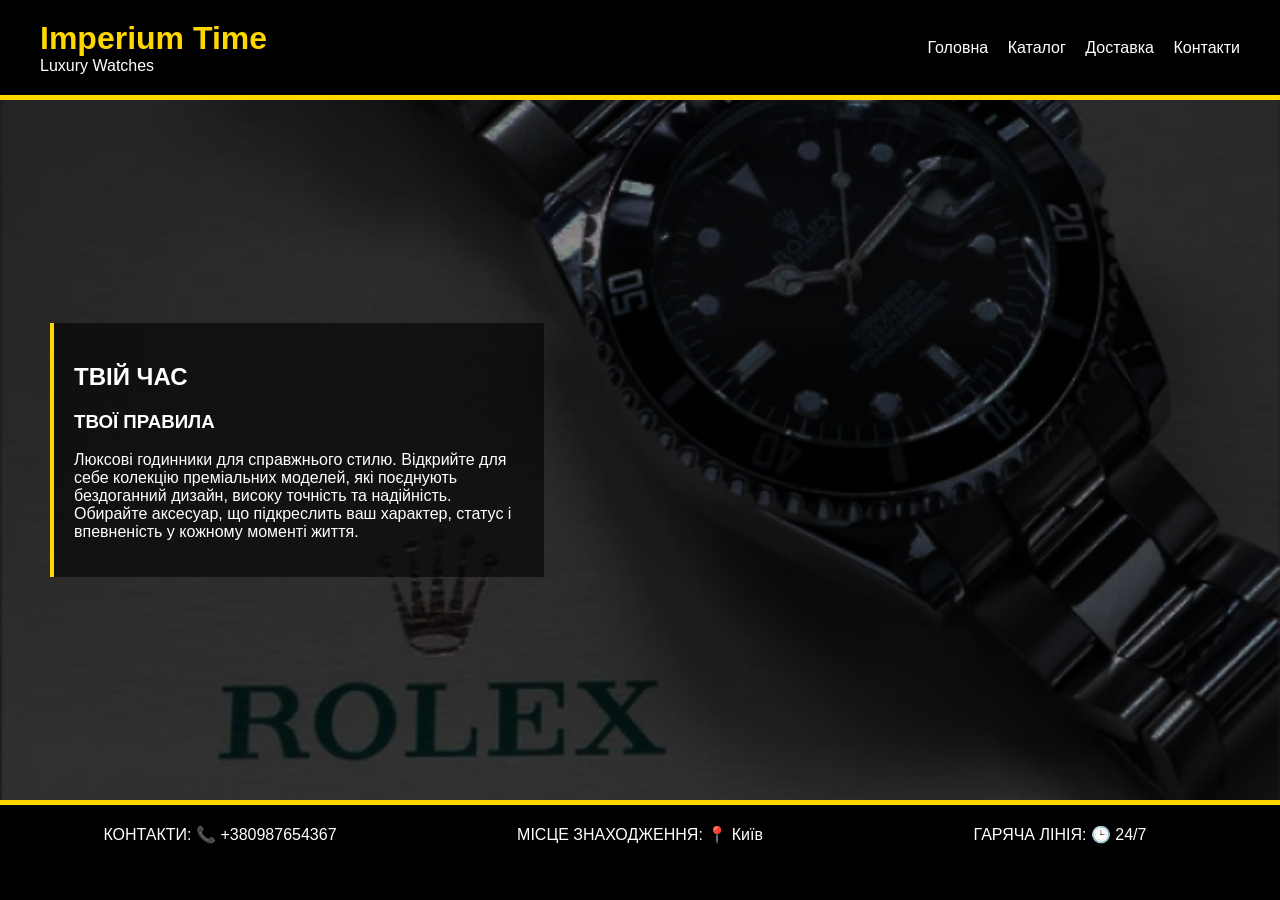
<file: index.html>
<!DOCTYPE html>
<html lang="uk">
<head>
    <meta charset="UTF-8">
    <title>Imperium Time</title>
    <link rel="stylesheet" href="style.css">
</head>
<body>

<header>
    <div class="logo">
        <h1>Imperium Time</h1>
        <p>Luxury Watches</p>
    </div>

    <nav>
        <a href="index.html">Головна</a>
        <a href="catalog.html">Каталог</a>
        <a href="delivery.html">Доставка</a>
        <a href="contacts.html">Контакти</a>
    </nav>
</header>

<main class="main">
    <div class="text">
        <h2>ТВІЙ ЧАС</h2>
        <h3>ТВОЇ ПРАВИЛА</h3>
        <p>
    Люксові годинники для справжнього стилю. Відкрийте для себе
    колекцію преміальних моделей, які поєднують бездоганний дизайн,
    високу точність та надійність. Обирайте аксесуар, що підкреслить
    ваш характер, статус і впевненість у кожному моменті життя.
</p>
    </div>
</main>

<footer>
    <div>КОНТАКТИ:
        📞 +380987654367</div>
    <div>МІСЦЕ ЗНАХОДЖЕННЯ:
        📍 Київ</div>
    <div>ГАРЯЧА ЛІНІЯ:
        🕒 24/7</div>
</footer>

</body>
</html>
</file>
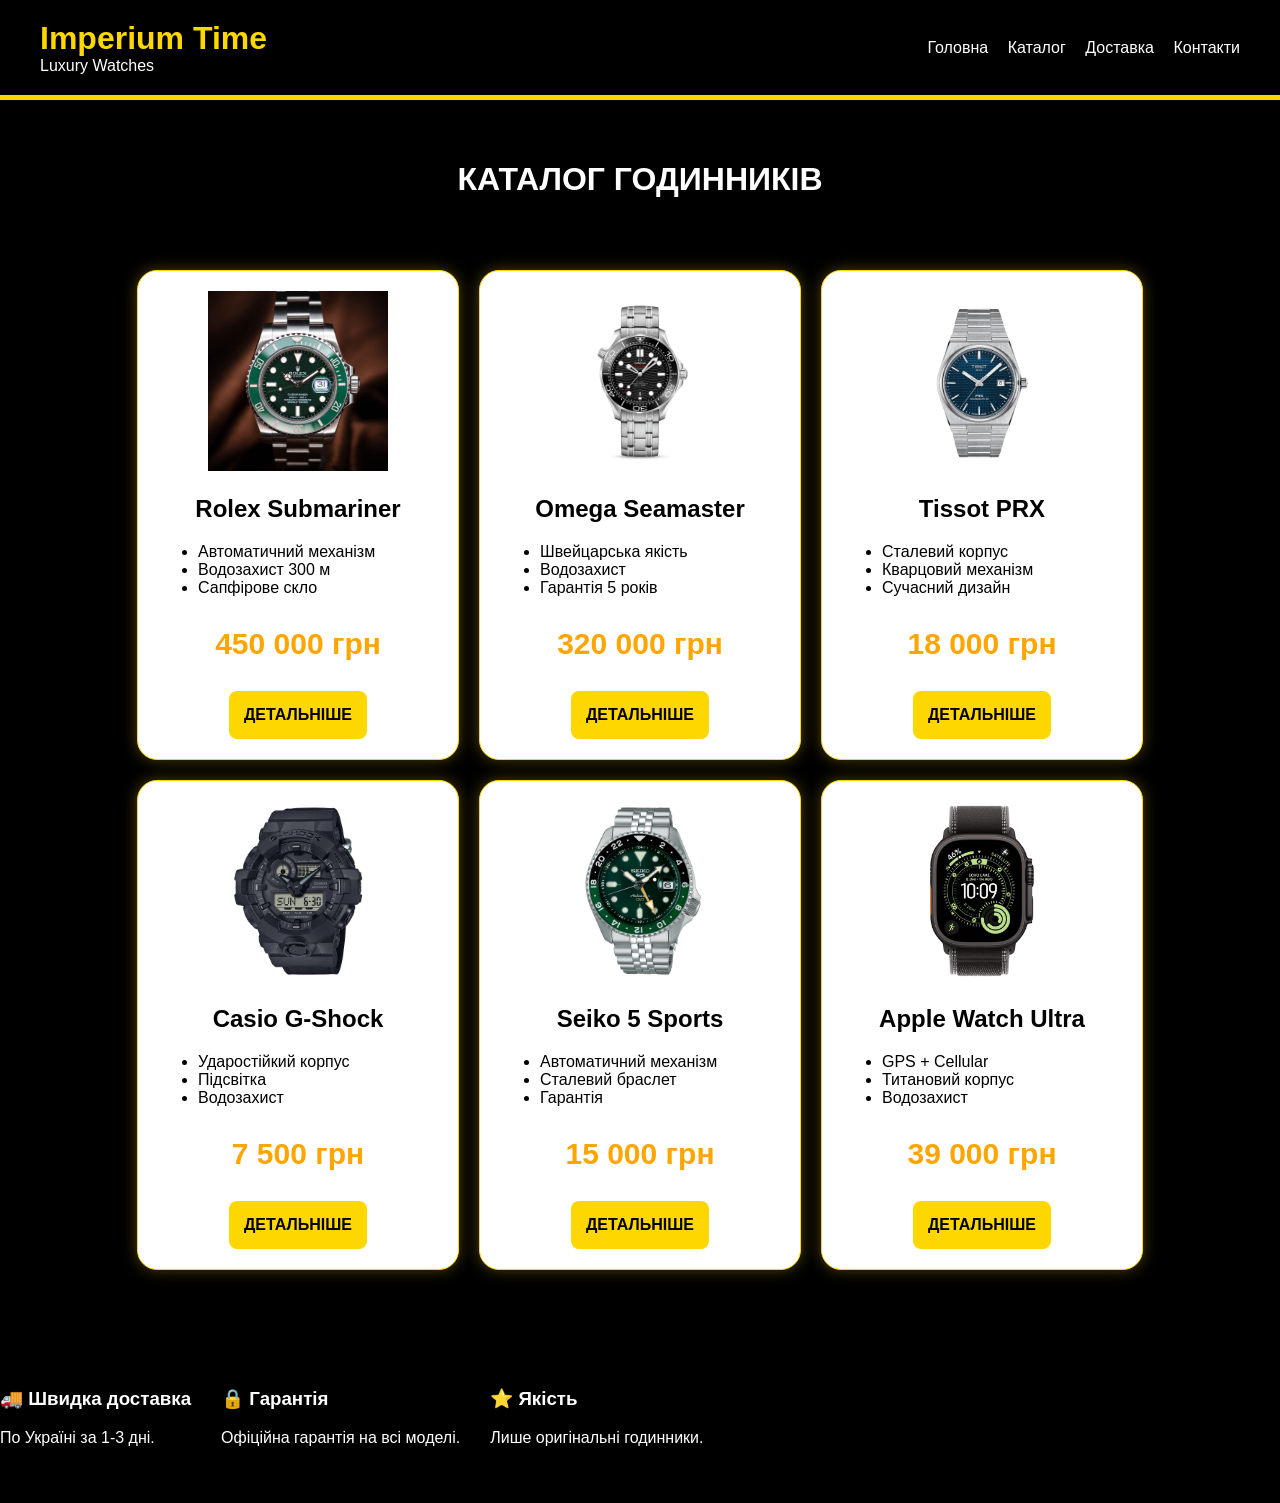
<file: catalog.html>
<!DOCTYPE html>
<html lang="uk">
<head>
    <meta charset="UTF-8">
    <title>Каталог</title>
    <link rel="stylesheet" href="style.css">
</head>
<body>

<header>

    <div class="logo">
        <h1>Imperium Time</h1>
        <p>Luxury Watches</p>
    </div>

    <nav>
        <a href="index.html">Головна</a>
        <a href="catalog.html">Каталог</a>
        <a href="delivery.html">Доставка</a>
        <a href="contacts.html">Контакти</a>
    </nav>

</header>

<main class="catalog">

    <h1 class="catalog-title">КАТАЛОГ ГОДИННИКІВ</h1>

    <div class="catalog-grid">

        <div class="card">

            <div class="photo">
                <img src="45142893-dik7aeqw8btkqsowmsjd750s-ExtraLarge.jpg" alt="Rolex Submariner">
            </div>

            <h2>Rolex Submariner</h2>

            <ul>
                <li>Автоматичний механізм</li>
                <li>Водозахист 300 м</li>
                <li>Сапфірове скло</li>
            </ul>

            <p class="price">450 000 грн</p>

            <button>ДЕТАЛЬНІШЕ</button>
        </div>

        <div class="card">

            <div class="photo">
                <img src="21030422001001-1.jpg" alt="Omega Seamaster">
            </div>

            <h2>Omega Seamaster</h2>

            <ul>
                <li>Швейцарська якість</li>
                <li>Водозахист</li>
                <li>Гарантія 5 років</li>
            </ul>

            <p class="price">320 000 грн</p>

            <button>ДЕТАЛЬНІШЕ</button>
        </div>

        <div class="card">

            <div class="photo">
                <img src="T137.407.11.041.00_1.webp" alt="Tissot PRX">
            </div>

            <h2>Tissot PRX</h2>

            <ul>
                <li>Сталевий корпус</li>
                <li>Кварцовий механізм</li>
                <li>Сучасний дизайн</li>
            </ul>

            <p class="price">18 000 грн</p>

            <button>ДЕТАЛЬНІШЕ</button>
        </div>

        <div class="card">

            <div class="photo">
                <img src="GA-700BCE-1AER-1000x1000.webp" alt="Casio G-Shock">
            </div>

            <h2>Casio G-Shock</h2>

            <ul>
                <li>Ударостійкий корпус</li>
                <li>Підсвітка</li>
                <li>Водозахист</li>
            </ul>

            <p class="price">7 500 грн</p>

            <button>ДЕТАЛЬНІШЕ</button>
        </div>

        <div class="card">

            <div class="photo">
                <img src="SSK035K1-1000x1000.webp" alt="Seiko 5 Sports">
            </div>

            <h2>Seiko 5 Sports</h2>

            <ul>
                <li>Автоматичний механізм</li>
                <li>Сталевий браслет</li>
                <li>Гарантія</li>
            </ul>

            <p class="price">15 000 грн</p>

            <button>ДЕТАЛЬНІШЕ</button>
        </div>

        <div class="card">

            <div class="photo">
                <img src="apple-watch-ultra-3-gps-cellular-49mm-black-titanium-case-with-black-charcoal-trail-loop-s-m-mf1d4-3-1200x1200.jpeg" alt="Apple Watch Ultra">
            </div>

            <h2>Apple Watch Ultra</h2>

            <ul>
                <li>GPS + Cellular</li>
                <li>Титановий корпус</li>
                <li>Водозахист</li>
            </ul>

            <p class="price">39 000 грн</p>

            <button>ДЕТАЛЬНІШЕ</button>
        </div>

    </div>

</main>

<section class="advantages">

    <div class="adv">
        <h3>🚚 Швидка доставка</h3>
        <p>По Україні за 1-3 дні.</p>
    </div>

    <div class="adv">
        <h3>🔒 Гарантія</h3>
        <p>Офіційна гарантія на всі моделі.</p>
    </div>

    <div class="adv">
        <h3>⭐️ Якість</h3>
        <p>Лише оригінальні годинники.</p>
    </div>

</section>

</body>
</html>
</file>
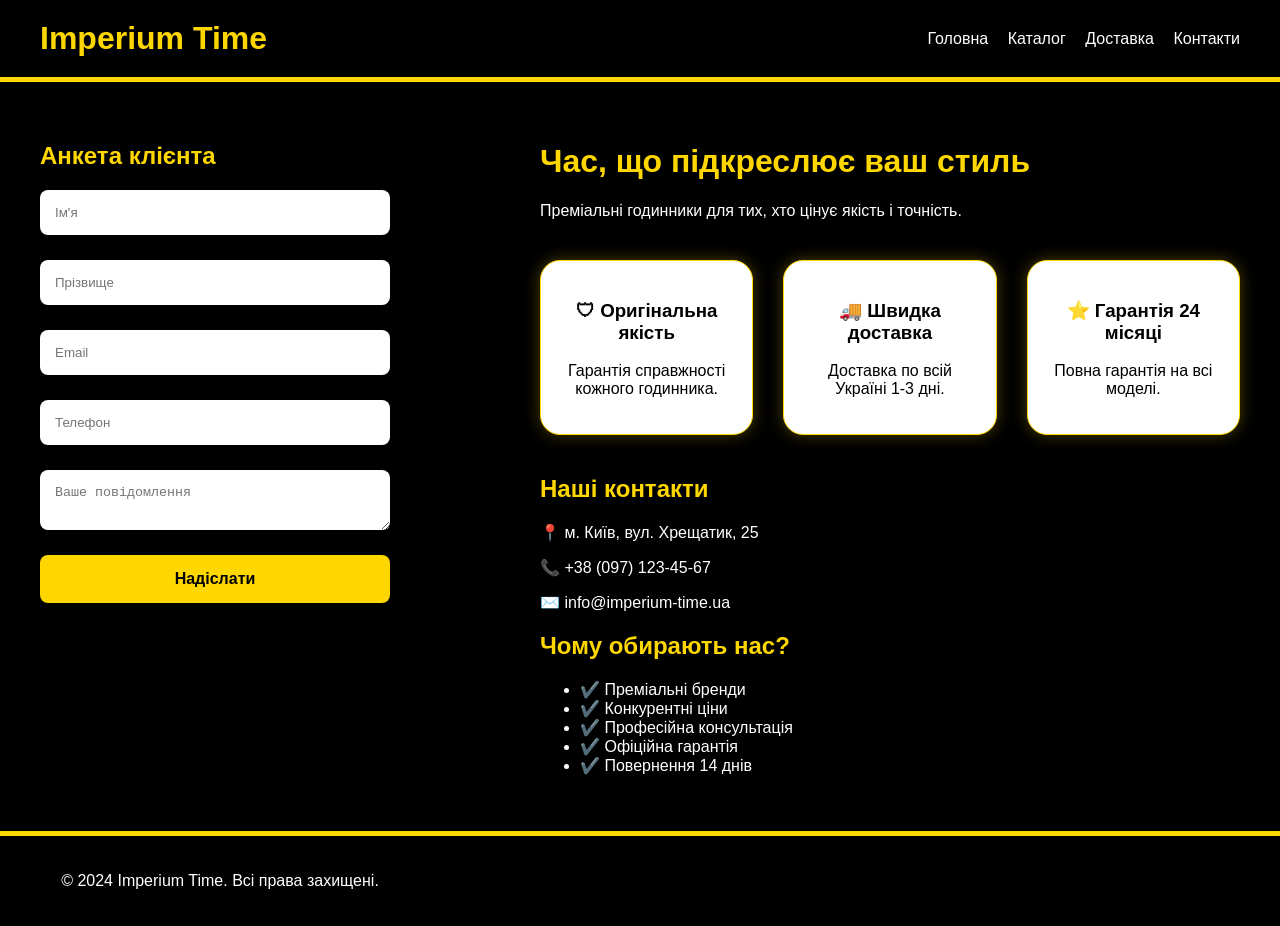
<file: contacts.html>
<!DOCTYPE html>
<html lang="uk">
<head>
    <meta charset="UTF-8">
    <title>Контакти</title>
    <link rel="stylesheet" href="style.css">
</head>
<body>

<header>
    <div class="logo">
        <h1>Imperium Time</h1>
    </div>

    <nav>
        <a href="index.html">Головна</a>
        <a href="catalog.html">Каталог</a>
        <a href="delivery.html">Доставка</a>
        <a href="contacts.html">Контакти</a>
    </nav>
</header>

<main>

    <div class="form-section">

        <h2>Анкета клієнта</h2>

        <form>
            <input type="text" placeholder="Ім'я">
            <input type="text" placeholder="Прізвище">
            <input type="email" placeholder="Email">
            <input type="tel" placeholder="Телефон">
            <textarea placeholder="Ваше повідомлення"></textarea>
            <button>Надіслати</button>
        </form>

    </div>

    <div class="contact-info">

        <h1>Час, що підкреслює ваш стиль</h1>

        <p>
            Преміальні годинники для тих, хто цінує якість і точність.
        </p>

        <div class="advantages">

            <div class="card">
                <h3>🛡 Оригінальна якість</h3>
                <p>Гарантія справжності кожного годинника.</p>
            </div>

            <div class="card">
                <h3>🚚 Швидка доставка</h3>
                <p>Доставка по всій Україні 1-3 дні.</p>
            </div>

            <div class="card">
                <h3>⭐️ Гарантія 24 місяці</h3>
                <p>Повна гарантія на всі моделі.</p>
            </div>

        </div>

        <h2>Наші контакти</h2>

        <p>📍 м. Київ, вул. Хрещатик, 25</p>
        <p>📞 +38 (097) 123-45-67</p>
        <p>✉️ info@imperium-time.ua</p>

        <h2>Чому обирають нас?</h2>

        <ul>
            <li>✔️ Преміальні бренди</li>
            <li>✔️ Конкурентні ціни</li>
            <li>✔️ Професійна консультація</li>
            <li>✔️ Офіційна гарантія</li>
            <li>✔️ Повернення 14 днів</li>
        </ul>

    </div>

</main>

<footer>
    <p>© 2024 Imperium Time. Всі права захищені.</p>
</footer>

</body>
</html>
</file>
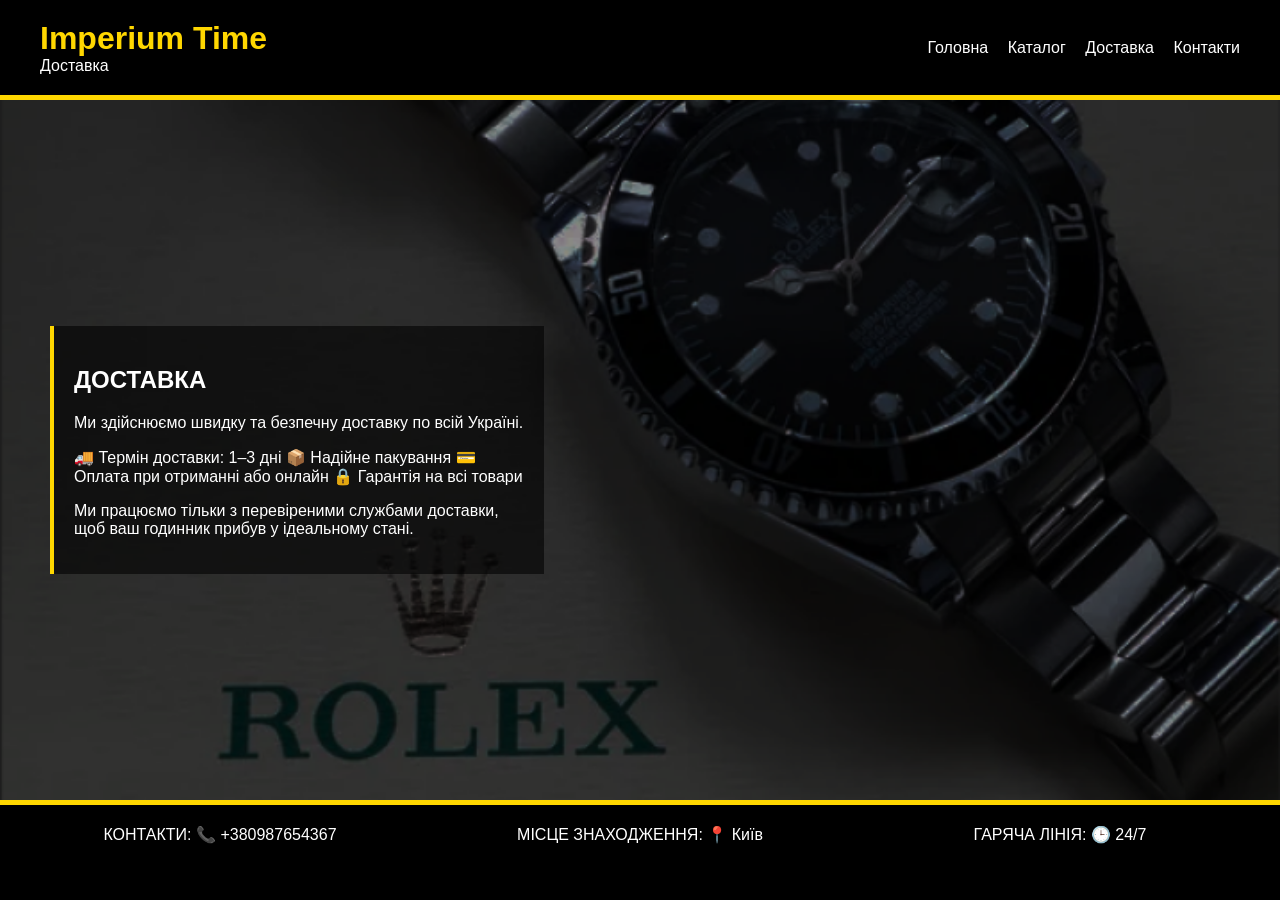
<file: delivery.html>
<!DOCTYPE html>
<html lang="uk">
<head>
    <meta charset="UTF-8">
    <title>Доставка</title>
    <link rel="stylesheet" href="style.css">
</head>
<body>

<header>
    <div class="logo">
        <h1>Imperium Time</h1>
        <p>Доставка</p>
    </div>

    <nav>
        <a href="index.html">Головна</a>
        <a href="catalog.html">Каталог</a>
        <a href="delivery.html">Доставка</a>
        <a href="contacts.html">Контакти</a>
    </nav>
</header>

<main class="main">
    <div class="text">
        <h2>ДОСТАВКА</h2>

        <p>
            Ми здійснюємо швидку та безпечну доставку по всій Україні.
        </p>

        <p>
            🚚 Термін доставки: 1–3 дні  
            📦 Надійне пакування  
            💳 Оплата при отриманні або онлайн  
            🔒 Гарантія на всі товари  
        </p>

        <p>
            Ми працюємо тільки з перевіреними службами доставки,
            щоб ваш годинник прибув у ідеальному стані.
        </p>
    </div>
    
</main>
<footer>
    <div>КОНТАКТИ:
        📞 +380987654367</div>
    <div>МІСЦЕ ЗНАХОДЖЕННЯ:
        📍 Київ</div>
    <div>ГАРЯЧА ЛІНІЯ:
        🕒 24/7</div>
</footer>
</body>
</html>
</file>
<file: style.css>
body{
    margin:0;
    font-family:Arial, sans-serif;
    background:black;
    color:white;
}


header{
    display:flex;
    justify-content:space-between;
    align-items:center;
    padding:20px 40px;
    border-bottom:5px solid gold;
    flex-wrap:wrap;
}

.logo h1{
    color:gold;
    margin:0;
}

.logo p{
    margin:0;
}


nav a{
    color:white;
    text-decoration:none;
    margin-left:15px;
}

nav a:hover{
    color:gold;
}


.main{
    min-height:500px;
    background:url("rolex.jpg") center/cover no-repeat;
    display:flex;
    align-items:center;
    padding:40px;
}

.text{
    width:450px;
    background:rgba(0,0,0,0.6);
    padding:20px;
    border-left:4px solid gold;
}


.grid{
    display:grid;
    grid-template-columns:repeat(3, 1fr);
    gap:20px;
    padding:40px;
}

.card{
    background:#111;
    padding:20px;
    border:1px solid gold;
}


form{
    display:grid;
    gap:10px;
    max-width:400px;
}

input, textarea{
    padding:10px;
    border:none;
    outline:none;
}

button{
    background:gold;
    border:none;
    padding:10px;
    cursor:pointer;
    font-weight:bold;
}


footer{
    display:grid;
    grid-template-columns:repeat(3, 1fr);
    padding:30px;
    border-top:5px solid gold;
    gap:20px;
}


@media(max-width:768px){

    header{
        flex-direction:column;
        text-align:center;
    }

    nav{
        margin-top:10px;
    }

    .grid{
        grid-template-columns:1fr;
    }

    footer{
        grid-template-columns:1fr;
        text-align:center;
    }

    .text{
        width:100%;
    }
}
.title{
    text-align:center;
    color:gold;
    font-size:50px;
    margin:40px 0;
}

/* КАТАЛОГ */

.grid{
    display:grid;
    grid-template-columns:repeat(3,1fr);
    gap:30px;
    padding:40px;
}

.card{
    background:white;
    color:black;
    border-radius:15px;
    padding:20px;
    text-align:center;
}

.card img{
    width:180px;
    height:180px;
    object-fit:contain;
}

.card h3{
    color:black;
}

.card ul{
    text-align:left;
}

.price{
    color:orange;
    font-size:30px;
    font-weight:bold;
}

.btn{
    background:orange;
    color:white;
    border:none;
    padding:12px 25px;
    border-radius:8px;
    cursor:pointer;
}

/* ДОСТАВКА */

.delivery{
    max-width:900px;
    margin:50px auto;
    background:#111;
    padding:30px;
    border:2px solid gold;
    border-radius:15px;
}

.delivery h2{
    color:gold;
    text-align:center;
}

.delivery-box{
    display:grid;
    grid-template-columns:repeat(3,1fr);
    gap:20px;
    margin-top:30px;
}

.box{
    background:#222;
    padding:20px;
    text-align:center;
    border-radius:10px;
}

/* КОНТАКТИ */

.contact-section{
    display:flex;
    justify-content:center;
    align-items:center;
    min-height:70vh;
}

.contact-form{
    width:450px;
    background:#111;
    padding:30px;
    border:2px solid gold;
    border-radius:15px;
}

.contact-form h2{
    text-align:center;
    color:gold;
}

.contact-form input,
.contact-form textarea{
    width:100%;
    padding:12px;
    margin-bottom:15px;
    box-sizing:border-box;
}

.contact-form button{
    width:100%;
    background:gold;
    border:none;
    padding:12px;
    font-size:18px;
    cursor:pointer;
}



@media(max-width:768px){

    .grid{
        grid-template-columns:1fr;
    }

    .delivery-box{
        grid-template-columns:1fr;
    }

    .contact-form{
        width:90%;
    }
}
.main{
    min-height:600px;

    background-image:url("Знімок екрана 2026-06-07 191711.png");
    background-size:cover;
    background-position:center;

    display:flex;
    align-items:center;
    padding:50px;
}
.catalog-grid {
    display: grid;
    grid-template-columns: repeat(3, 1fr);
    gap: 20px;
    padding: 20px;
}
@media (max-width: 900px) {
    .catalog-grid {
        grid-template-columns: repeat(2, 1fr);
    }
}

@media (max-width: 600px) {
    .catalog-grid {
        grid-template-columns: 1fr;
    }
}
.card {
    transition: transform 0.3s ease, box-shadow 0.3s ease;
}
.card:hover {
    transform: translateY(-10px) scale(1.03);
    box-shadow: 0 15px 30px rgba(0, 0, 0, 0.2);
}
.photo img {
    transition: transform 0.3s ease;
}

.card:hover .photo img {
    transform: scale(1.05);
}
main{
    display: flex;
    justify-content: space-between;
    padding: 40px;
    gap: 80px;
}

.form-section{
    width: 350px;
}

.form-section h2{
    color: gold;
}

form{
    display: flex;
    flex-direction: column;
}

input,
textarea{
    margin-bottom: 15px;
    padding: 15px;
    border: none;
    border-radius: 8px;
}

button{
    background: gold;
    border: none;
    padding: 15px;
    font-size: 16px;
    cursor: pointer;
    border-radius: 8px;
}

.contact-info{
    color: white;
    max-width: 700px;
}

.contact-info h1,
.contact-info h2{
    color: gold;
}

.advantages{
    display: flex;
    gap: 30px;
    margin: 40px 0;
}

.card{
    background: #e5e1e1;
    padding: 20px;
    border-radius: 15px;
    width: 180px;
    box-shadow: 0 0 15px rgba(255,215,0,0.3);
}

.card:hover{
    transform: translateY(-10px);
    transition: 0.5s;
}

footer{
    text-align: center;
    padding: 20px;
    color: white;
}
.catalog{
    display: flex;
    flex-wrap: wrap;
    gap: 30px;
    justify-content: center;
}
.card{
    width: 280px;
    padding: 20px;
    background: white;
    border-radius: 20px;
    text-align: center;
}
</file>
